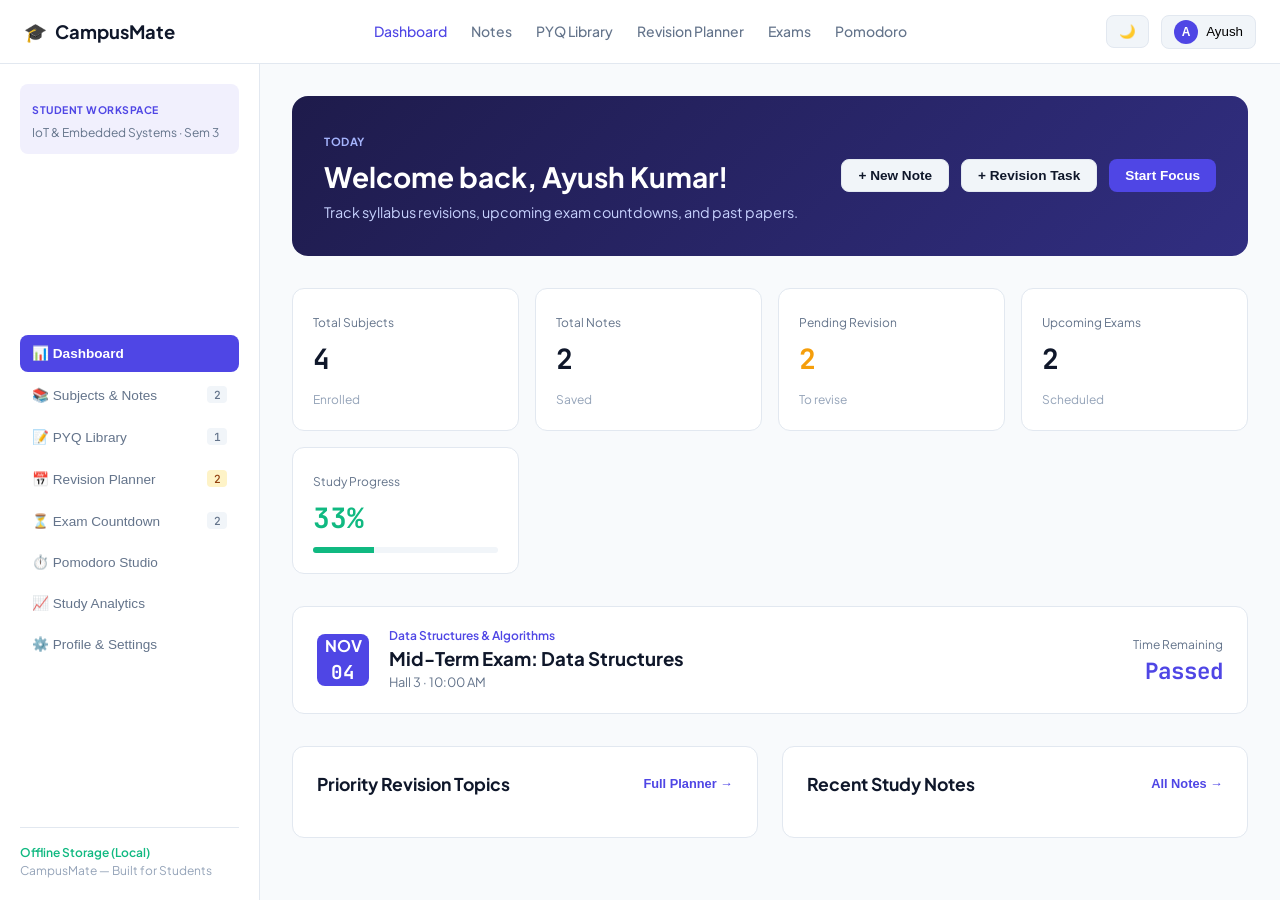
<file: CampusMate/index.html>
<!DOCTYPE html>
<html lang="en">
<head>
  <meta charset="UTF-8">
  <meta name="viewport" content="width=device-width, initial-scale=1.0">
  <title>CampusMate — AI-Powered Smart Student Study Hub</title>
  <meta name="description" content="CampusMate is an all-in-one student productivity hub with notes management, past questions, rule-based revision planner, exam countdown, and Pomodoro timer.">
  <link rel="stylesheet" href="style.css">
  <link rel="preconnect" href="https://fonts.googleapis.com">
  <link rel="preconnect" href="https://fonts.gstatic.com" crossorigin>
  <link href="https://fonts.googleapis.com/css2?family=Plus+Jakarta+Sans:wght@400;500;600;700&family=JetBrains+Mono:wght@400;500;600&display=swap" rel="stylesheet">
</head>
<body class="light-theme">
  <!-- Top Bar -->
  <header class="topbar">
    <div class="topbar-container">
      <div class="brand-zone">
        <button id="mobileMenuBtn" class="mobile-toggle" aria-label="Toggle Navigation">☰</button>
        <div class="brand-mark">
          <span class="brand-icon">🎓</span>
          <span class="brand-text">CampusMate</span>
        </div>
      </div>

      <nav class="nav-links">
        <a href="#dashboard" class="nav-link active" data-tab="dashboard">Dashboard</a>
        <a href="#notes" class="nav-link" data-tab="notes">Notes</a>
        <a href="#pyq" class="nav-link" data-tab="pyq">PYQ Library</a>
        <a href="#planner" class="nav-link" data-tab="planner">Revision Planner</a>
        <a href="#exams" class="nav-link" data-tab="exams">Exams</a>
        <a href="#pomodoro" class="nav-link" data-tab="pomodoro">Pomodoro</a>
      </nav>

      <div class="action-zone">
        <button id="themeToggleBtn" class="theme-toggle" aria-label="Toggle Dark Mode">🌙</button>
        <button id="quickProfileBtn" class="profile-badge">
          <span class="profile-avatar" id="topAvatar">A</span>
          <span class="profile-name" id="topName">Ayush</span>
        </button>
      </div>
    </div>
  </header>

  <!-- App Layout -->
  <div class="app-layout">
    <!-- Sidebar -->
    <aside class="sidebar" id="sidebar">
      <div class="sidebar-kicker">
        <span class="kicker-badge">STUDENT WORKSPACE</span>
        <div class="kicker-sub" id="sidebarDegree">IoT & Embedded Systems · Sem 3</div>
      </div>

      <nav class="sidebar-nav">
        <button class="side-btn active" data-tab="dashboard">
          <span>📊 Dashboard</span>
        </button>
        <button class="side-btn" data-tab="notes">
          <span>📚 Subjects & Notes</span>
          <span class="badge" id="badgeNotesCount">0</span>
        </button>
        <button class="side-btn" data-tab="pyq">
          <span>📝 PYQ Library</span>
          <span class="badge" id="badgePyqCount">0</span>
        </button>
        <button class="side-btn" data-tab="planner">
          <span>📅 Revision Planner</span>
          <span class="badge pending-badge" id="badgePendingCount">0</span>
        </button>
        <button class="side-btn" data-tab="exams">
          <span>⏳ Exam Countdown</span>
          <span class="badge" id="badgeExamsCount">0</span>
        </button>
        <button class="side-btn" data-tab="pomodoro">
          <span>⏱️ Pomodoro Studio</span>
        </button>
        <button class="side-btn" data-tab="analytics">
          <span>📈 Study Analytics</span>
        </button>
        <button class="side-btn" data-tab="settings">
          <span>⚙️ Profile & Settings</span>
        </button>
      </nav>

      <div class="sidebar-footer">
        <div class="storage-tag">Offline Storage (Local)</div>
        <p class="footer-credit">CampusMate — Built for Students</p>
      </div>
    </aside>

    <!-- Main Content Canvas -->
    <main class="main-viewport">
      <!-- Section: Dashboard -->
      <section id="section-dashboard" class="tab-section active">
        <div class="welcome-card">
          <div class="welcome-left">
            <span class="welcome-kicker" id="dashGreetingDate">TODAY</span>
            <h1 id="dashGreetingName">Welcome back, Student!</h1>
            <p id="dashGreetingSub">Track syllabus revisions, upcoming exam countdowns, and past papers.</p>
          </div>
          <div class="welcome-actions">
            <button class="btn btn-secondary" id="dashNewNoteBtn">+ New Note</button>
            <button class="btn btn-secondary" id="dashNewTaskBtn">+ Revision Task</button>
            <button class="btn btn-primary" id="dashStartTimerBtn">Start Focus</button>
          </div>
        </div>

        <!-- Metric Cards -->
        <div class="metric-grid">
          <div class="metric-card" data-tab-nav="notes">
            <span class="metric-label">Total Subjects</span>
            <div class="metric-val" id="kpiSubjects">0</div>
            <span class="metric-hint">Enrolled</span>
          </div>
          <div class="metric-card" data-tab-nav="notes">
            <span class="metric-label">Total Notes</span>
            <div class="metric-val" id="kpiNotes">0</div>
            <span class="metric-hint">Saved</span>
          </div>
          <div class="metric-card" data-tab-nav="planner">
            <span class="metric-label">Pending Revision</span>
            <div class="metric-val warning" id="kpiPending">0</div>
            <span class="metric-hint">To revise</span>
          </div>
          <div class="metric-card" data-tab-nav="exams">
            <span class="metric-label">Upcoming Exams</span>
            <div class="metric-val" id="kpiExams">0</div>
            <span class="metric-hint">Scheduled</span>
          </div>
          <div class="metric-card" data-tab-nav="analytics">
            <span class="metric-label">Study Progress</span>
            <div class="metric-val success" id="kpiProgress">0%</div>
            <div class="progress-bar-wrap">
              <div class="progress-bar-fill" id="kpiProgressFill" style="width: 0%"></div>
            </div>
          </div>
        </div>

        <!-- Exam Countdown Banner -->
        <div class="exam-hero-banner" id="dashExamHero">
          <div class="hero-left">
            <div class="hero-date-block">
              <span id="heroExamMonth">NOV</span>
              <span id="heroExamDay" class="day-num">04</span>
            </div>
            <div>
              <div class="hero-tag" id="heroExamSubject">Subject</div>
              <h3 id="heroExamTitle">Upcoming Exam Target</h3>
              <p class="hero-meta" id="heroExamVenue">Venue & Time</p>
            </div>
          </div>
          <div class="hero-right">
            <span class="hero-countdown-label">Time Remaining</span>
            <div class="hero-countdown-value" id="heroExamDaysLeft">0 Days Left</div>
          </div>
        </div>

        <!-- 2-Column Split: Priority Tasks & Recent Notes -->
        <div class="split-grid">
          <div class="panel">
            <div class="panel-header">
              <h2>Priority Revision Topics</h2>
              <button class="text-btn" data-tab-nav="planner">Full Planner →</button>
            </div>
            <div id="dashTodayTasksList" class="item-list"></div>
          </div>

          <div class="panel">
            <div class="panel-header">
              <h2>Recent Study Notes</h2>
              <button class="text-btn" data-tab-nav="notes">All Notes →</button>
            </div>
            <div id="dashRecentNotesList" class="item-list"></div>
          </div>
        </div>
      </section>

      <!-- Section: Notes & Subjects -->
      <section id="section-notes" class="tab-section">
        <div class="section-header">
          <div>
            <h1>Subjects & Study Notes</h1>
            <p>Organize academic concepts, search keywords, and export plain-text summaries.</p>
          </div>
          <div class="header-btns">
            <button class="btn btn-secondary" id="openManageSubjectsBtn">Manage Subjects</button>
            <button class="btn btn-primary" id="openAddNoteBtn">+ New Note</button>
          </div>
        </div>

        <div class="filter-strip" id="subjectFilterStrip"></div>

        <div class="search-bar-row">
          <input type="text" id="notesSearchInput" class="input" placeholder="Search notes by title, topic, or content...">
          <button class="btn btn-filter" id="filterFavsBtn">⭐ Favorites</button>
        </div>

        <div class="notes-grid" id="notesContainer"></div>
      </section>

      <!-- Section: PYQ Library -->
      <section id="section-pyq" class="tab-section">
        <div class="section-header">
          <div>
            <h1>Previous-Year Questions (PYQ)</h1>
            <p>University exam questions organized by subject, unit, year, and model answers.</p>
          </div>
          <button class="btn btn-primary" id="openAddPyqBtn">+ Add Question</button>
        </div>

        <div class="pyq-filters">
          <input type="text" id="pyqSearchInput" class="input" placeholder="Search questions by concept or keyword...">
          <div class="filter-row">
            <select id="pyqSubjectFilter" class="input"></select>
            <select id="pyqUnitFilter" class="input">
              <option value="all">All Units</option>
              <option value="Unit 1">Unit 1</option>
              <option value="Unit 2">Unit 2</option>
              <option value="Unit 3">Unit 3</option>
              <option value="Unit 4">Unit 4</option>
              <option value="Unit 5">Unit 5</option>
            </select>
            <select id="pyqYearFilter" class="input">
              <option value="all">All Years</option>
              <option value="2024">2024</option>
              <option value="2023">2023</option>
              <option value="2022">2022</option>
              <option value="2021">2021</option>
            </select>
            <button class="btn btn-filter" id="pyqImportantBtn">⭐ High Weightage</button>
          </div>
        </div>

        <div class="pyq-list" id="pyqContainer"></div>
      </section>

      <!-- Section: Revision Planner -->
      <section id="section-planner" class="tab-section">
        <div class="section-header">
          <div>
            <h1>Smart Revision Planner</h1>
            <p>Rule-based weighted scheduling with automated urgency detection.</p>
          </div>
          <button class="btn btn-primary" id="openAddTaskBtn">+ Add Topic</button>
        </div>

        <div class="progress-panel">
          <div class="progress-title-row">
            <span>Overall Syllabus Revision Progress</span>
            <span id="plannerProgressPct">0%</span>
          </div>
          <div class="progress-bar-wrap">
            <div class="progress-bar-fill" id="plannerProgressBar" style="width: 0%"></div>
          </div>
        </div>

        <div class="filter-row planner-filters">
          <div class="btn-group">
            <button class="btn-sub active" data-task-filter="all">All</button>
            <button class="btn-sub" data-task-filter="pending">Pending</button>
            <button class="btn-sub" data-task-filter="overdue">Overdue</button>
            <button class="btn-sub" data-task-filter="completed">Done</button>
          </div>
          <select id="plannerSubjectFilter" class="input"></select>
        </div>

        <div class="task-list" id="plannerTasksContainer"></div>
      </section>

      <!-- Section: Exam Countdown -->
      <section id="section-exams" class="tab-section">
        <div class="section-header">
          <div>
            <h1>Exam Countdown & Schedule</h1>
            <p>Track mid-terms, final exams, target dates, and venues.</p>
          </div>
          <button class="btn btn-primary" id="openAddExamBtn">+ Schedule Exam</button>
        </div>

        <div class="exams-grid" id="examsContainer"></div>
      </section>

      <!-- Section: Pomodoro Timer -->
      <section id="section-pomodoro" class="tab-section">
        <div class="section-header">
          <div>
            <h1>Pomodoro Focus Studio</h1>
            <p>Timed study intervals with native Web Audio chime and session counters.</p>
          </div>
        </div>

        <div class="pomodoro-box">
          <div class="mode-tabs">
            <button class="mode-tab active" data-mode="focus">Focus (25m)</button>
            <button class="mode-tab" data-mode="shortBreak">Short Break (5m)</button>
            <button class="mode-tab" data-mode="longBreak">Long Break (15m)</button>
          </div>

          <div class="timer-display" id="timerDigital">25:00</div>
          <div class="timer-sub" id="timerStatusLabel">Ready to Study</div>

          <div class="timer-actions">
            <button class="btn btn-icon" id="timerResetBtn" title="Reset">↺</button>
            <button class="btn btn-primary btn-large" id="timerToggleBtn">Start Focus</button>
            <button class="btn btn-icon" id="timerSoundBtn" title="Toggle Sound">🔊</button>
          </div>

          <div class="task-binding">
            <label>Linked Revision Topic</label>
            <select id="timerTaskSelect" class="input"></select>
          </div>
        </div>

        <div class="stat-row">
          <div class="stat-box">
            <span class="label">Sessions Completed</span>
            <div class="num" id="pomoCount">0</div>
          </div>
          <div class="stat-box">
            <span class="label">Total Focused Time</span>
            <div class="num" id="pomoHours">0 hrs</div>
          </div>
        </div>
      </section>

      <!-- Section: Study Analytics -->
      <section id="section-analytics" class="tab-section">
        <div class="section-header">
          <div>
            <h1>Study Analytics</h1>
            <p>Grounded strictly in actual stored student activity and tasks.</p>
          </div>
        </div>

        <div class="metric-grid">
          <div class="metric-card">
            <span class="metric-label">Completed Tasks</span>
            <div class="metric-val success" id="analyticsCompleted">0</div>
          </div>
          <div class="metric-card">
            <span class="metric-label">Pending Tasks</span>
            <div class="metric-val warning" id="analyticsPending">0</div>
          </div>
          <div class="metric-card">
            <span class="metric-label">Overdue Tasks</span>
            <div class="metric-val danger" id="analyticsOverdue">0</div>
          </div>
          <div class="metric-card">
            <span class="metric-label">Completion Rate</span>
            <div class="metric-val" id="analyticsRate">0%</div>
          </div>
        </div>

        <div class="panel">
          <h2>Subject Syllabus Coverage</h2>
          <div id="analyticsSubjectBars" class="subject-bars-list"></div>
        </div>
      </section>

      <!-- Section: Profile & Settings -->
      <section id="section-settings" class="tab-section">
        <div class="section-header">
          <div>
            <h1>Student Profile & Storage Settings</h1>
            <p>Manage local data backup, restore demo records, and update profile.</p>
          </div>
        </div>

        <div class="panel">
          <h2>Academic Profile</h2>
          <form id="profileForm" class="form-grid">
            <div class="form-group">
              <label>Full Name</label>
              <input type="text" id="profName" class="input" required>
            </div>
            <div class="form-group">
              <label>College / University</label>
              <input type="text" id="profCollege" class="input">
            </div>
            <div class="form-group">
              <label>Current Semester</label>
              <select id="profSemester" class="input">
                <option value="Semester 1">Semester 1</option>
                <option value="Semester 2">Semester 2</option>
                <option value="Semester 3">Semester 3</option>
                <option value="Semester 4">Semester 4</option>
                <option value="Semester 5">Semester 5</option>
                <option value="Semester 6">Semester 6</option>
                <option value="Semester 7">Semester 7</option>
                <option value="Semester 8">Semester 8</option>
              </select>
            </div>
            <div class="form-group">
              <label>Branch / Major</label>
              <input type="text" id="profBranch" class="input">
            </div>
            <div class="form-group col-span-2">
              <button type="submit" class="btn btn-primary">Save Profile</button>
            </div>
          </form>
        </div>

        <div class="panel">
          <h2>Data Portability & Backup</h2>
          <p class="panel-sub">Download your notes and tasks as a JSON file, or restore a previous backup.</p>
          <div class="btn-row">
            <button class="btn btn-secondary" id="exportBackupBtn">📥 Export JSON Backup</button>
            <label class="btn btn-secondary">
              📤 Import JSON Backup
              <input type="file" id="importBackupInput" accept=".json" style="display:none;">
            </label>
          </div>
        </div>

        <div class="panel danger-panel">
          <h2>Reset Data</h2>
          <p class="panel-sub">Restore default university sample records or wipe local storage.</p>
          <div class="btn-row">
            <button class="btn btn-secondary" id="resetDemoDataBtn">Reset Demo Data</button>
            <button class="btn btn-danger" id="wipeAllDataBtn">Erase All Data</button>
          </div>
        </div>
      </section>
    </main>
  </div>

  <!-- Note Reader Modal -->
  <div class="modal-backdrop" id="noteReaderModal">
    <div class="modal-content modal-large">
      <div class="modal-header">
        <div>
          <span class="modal-tag" id="readerSubjectTag">Subject</span>
          <h2 id="readerTitle">Note Title</h2>
        </div>
        <div class="header-actions">
          <button class="btn btn-secondary btn-sm" id="readerDownloadBtn">Download .txt</button>
          <button class="close-btn" id="closeReaderBtn">✕</button>
        </div>
      </div>
      <div class="modal-body" id="readerBody"></div>
    </div>
  </div>

  <!-- Toast Notification Container -->
  <div class="toast-container" id="toastContainer"></div>

  <script src="script.js"></script>
</body>
</html>
</file>
<file: CampusMate/style.css>
/* CampusMate — High-Performance Student Productivity Stylesheet */
:root {
  --font-sans: 'Plus Jakarta Sans', system-ui, -apple-system, sans-serif;
  --font-mono: 'JetBrains Mono', monospace;

  --bg-canvas: #f8fafc;
  --bg-surface: #ffffff;
  --bg-subtle: #f1f5f9;
  --border-color: #e2e8f0;
  --border-focus: #6366f1;

  --text-main: #0f172a;
  --text-muted: #64748b;
  --text-subtle: #94a3b8;

  --primary: #4f46e5;
  --primary-hover: #4338ca;
  --accent-violet: #7c3aed;
  --accent-sky: #0284c7;
  --accent-emerald: #10b981;
  --accent-amber: #f59e0b;
  --accent-rose: #ef4444;

  --radius-lg: 16px;
  --radius-md: 12px;
  --radius-sm: 8px;
  --shadow-sm: 0 1px 3px rgba(0, 0, 0, 0.05);
  --shadow-md: 0 4px 6px -1px rgba(0, 0, 0, 0.07);
}

body.dark-theme {
  --bg-canvas: #090d16;
  --bg-surface: #111827;
  --bg-subtle: #1f2937;
  --border-color: #374151;
  --text-main: #f8fafc;
  --text-muted: #94a3b8;
  --text-subtle: #64748b;
}

* {
  box-sizing: border-box;
  margin: 0;
  padding: 0;
}

body {
  font-family: var(--font-sans);
  background: var(--bg-canvas);
  color: var(--text-main);
  line-height: 1.5;
  -webkit-font-smoothing: antialiased;
}

/* Header */
.topbar {
  position: sticky;
  top: 0;
  z-index: 40;
  background: var(--bg-surface);
  border-bottom: 1px solid var(--border-color);
  height: 64px;
}
.topbar-container {
  max-width: 1400px;
  margin: 0 auto;
  padding: 0 1.5rem;
  height: 100%;
  display: flex;
  align-items: center;
  justify-content: space-between;
  gap: 2rem;
}
.brand-zone {
  display: flex;
  align-items: center;
  gap: 1rem;
}
.mobile-toggle {
  display: none;
  background: none;
  border: none;
  font-size: 1.25rem;
  color: var(--text-main);
  cursor: pointer;
}
.brand-mark {
  display: flex;
  align-items: center;
  gap: 0.5rem;
  font-weight: 700;
  font-size: 1.15rem;
  color: var(--text-main);
}
.nav-links {
  display: flex;
  align-items: center;
  gap: 1.5rem;
}
.nav-link {
  color: var(--text-muted);
  text-decoration: none;
  font-size: 0.875rem;
  font-weight: 500;
  transition: color 0.15s;
}
.nav-link.active, .nav-link:hover {
  color: var(--primary);
}
.action-zone {
  display: flex;
  align-items: center;
  gap: 0.75rem;
}
.theme-toggle {
  background: var(--bg-subtle);
  border: 1px solid var(--border-color);
  padding: 0.5rem 0.75rem;
  border-radius: var(--radius-sm);
  cursor: pointer;
}
.profile-badge {
  display: flex;
  align-items: center;
  gap: 0.5rem;
  padding: 0.25rem 0.75rem;
  background: var(--bg-subtle);
  border: 1px solid var(--border-color);
  border-radius: var(--radius-sm);
  cursor: pointer;
}
.profile-avatar {
  width: 24px;
  height: 24px;
  border-radius: 50%;
  background: var(--primary);
  color: white;
  display: flex;
  align-items: center;
  justify-content: center;
  font-size: 0.75rem;
  font-weight: bold;
}

/* App Layout */
.app-layout {
  display: flex;
  max-width: 1400px;
  margin: 0 auto;
}
.sidebar {
  width: 260px;
  shrink: 0;
  background: var(--bg-surface);
  border-right: 1px solid var(--border-color);
  min-height: calc(100vh - 64px);
  padding: 1.25rem;
  display: flex;
  flex-direction: column;
  justify-content: space-between;
}
.sidebar-kicker {
  padding: 0.75rem;
  background: rgba(79, 70, 229, 0.08);
  border-radius: var(--radius-sm);
  margin-bottom: 1rem;
}
.kicker-badge {
  font-size: 0.65rem;
  font-weight: 700;
  color: var(--primary);
  letter-spacing: 0.05em;
}
.kicker-sub {
  font-size: 0.75rem;
  color: var(--text-muted);
  margin-top: 0.25rem;
}
.sidebar-nav {
  display: flex;
  flex-direction: column;
  gap: 0.25rem;
}
.side-btn {
  width: 100%;
  display: flex;
  align-items: center;
  justify-content: space-between;
  padding: 0.65rem 0.75rem;
  background: none;
  border: none;
  border-radius: var(--radius-sm);
  color: var(--text-muted);
  font-size: 0.85rem;
  font-weight: 500;
  cursor: pointer;
  text-align: left;
}
.side-btn:hover {
  background: var(--bg-subtle);
  color: var(--text-main);
}
.side-btn.active {
  background: var(--primary);
  color: white;
  font-weight: 600;
}
.badge {
  font-size: 0.7rem;
  padding: 0.1rem 0.4rem;
  border-radius: 4px;
  background: var(--bg-subtle);
  color: var(--text-muted);
  font-family: var(--font-mono);
}
.pending-badge {
  background: #fef3c7;
  color: #92400e;
}
.sidebar-footer {
  padding-top: 1rem;
  border-top: 1px solid var(--border-color);
  font-size: 0.75rem;
  color: var(--text-subtle);
}
.storage-tag {
  color: var(--accent-emerald);
  font-weight: 600;
}

/* Main Viewport */
.main-viewport {
  flex: 1;
  padding: 2rem;
  overflow-y: auto;
}
.tab-section {
  display: none;
}
.tab-section.active {
  display: block;
}

/* Common UI Elements */
.welcome-card {
  background: linear-gradient(135deg, #1e1b4b 0%, #312e81 100%);
  color: white;
  padding: 2rem;
  border-radius: var(--radius-lg);
  display: flex;
  justify-content: space-between;
  align-items: center;
  gap: 1.5rem;
  margin-bottom: 2rem;
}
.welcome-kicker {
  font-size: 0.7rem;
  font-weight: 700;
  letter-spacing: 0.05em;
  color: #a5b4fc;
}
.welcome-card h1 {
  font-size: 1.75rem;
  margin: 0.25rem 0;
}
.welcome-card p {
  color: #c7d2fe;
  font-size: 0.9rem;
}
.welcome-actions {
  display: flex;
  gap: 0.75rem;
}

.metric-grid {
  display: grid;
  grid-template-columns: repeat(auto-fit, minmax(180px, 1fr));
  gap: 1rem;
  margin-bottom: 2rem;
}
.metric-card {
  background: var(--bg-surface);
  border: 1px solid var(--border-color);
  border-radius: var(--radius-md);
  padding: 1.25rem;
  cursor: pointer;
}
.metric-label {
  font-size: 0.75rem;
  color: var(--text-muted);
}
.metric-val {
  font-size: 1.75rem;
  font-weight: 700;
  font-family: var(--font-mono);
  margin: 0.35rem 0;
}
.metric-val.warning { color: var(--accent-amber); }
.metric-val.success { color: var(--accent-emerald); }
.metric-val.danger { color: var(--accent-rose); }
.metric-hint {
  font-size: 0.75rem;
  color: var(--text-subtle);
}

.exam-hero-banner {
  background: var(--bg-surface);
  border: 1px solid var(--border-color);
  border-radius: var(--radius-md);
  padding: 1.25rem 1.5rem;
  display: flex;
  justify-content: space-between;
  align-items: center;
  margin-bottom: 2rem;
}
.hero-left {
  display: flex;
  align-items: center;
  gap: 1.25rem;
}
.hero-date-block {
  width: 52px;
  height: 52px;
  border-radius: var(--radius-sm);
  background: var(--primary);
  color: white;
  display: flex;
  flex-direction: column;
  align-items: center;
  justify-content: center;
  font-weight: bold;
}
.day-num {
  font-size: 1.2rem;
  font-family: var(--font-mono);
}
.hero-tag {
  font-size: 0.75rem;
  color: var(--primary);
  font-weight: 600;
}
.hero-meta {
  font-size: 0.8rem;
  color: var(--text-muted);
}
.hero-right {
  text-align: right;
}
.hero-countdown-label {
  font-size: 0.75rem;
  color: var(--text-muted);
}
.hero-countdown-value {
  font-size: 1.4rem;
  font-weight: 700;
  font-family: var(--font-mono);
  color: var(--primary);
}

.split-grid {
  display: grid;
  grid-template-columns: 1fr 1fr;
  gap: 1.5rem;
}
.panel {
  background: var(--bg-surface);
  border: 1px solid var(--border-color);
  border-radius: var(--radius-md);
  padding: 1.5rem;
  margin-bottom: 1.5rem;
}
.panel-header {
  display: flex;
  justify-content: space-between;
  align-items: center;
  margin-bottom: 1rem;
}
.panel h2 {
  font-size: 1.1rem;
}
.panel-sub {
  font-size: 0.85rem;
  color: var(--text-muted);
  margin-bottom: 1rem;
}

.item-list {
  display: flex;
  flex-direction: column;
  gap: 0.75rem;
}
.list-item {
  padding: 0.75rem;
  border: 1px solid var(--border-color);
  border-radius: var(--radius-sm);
  background: var(--bg-canvas);
  display: flex;
  align-items: center;
  justify-content: space-between;
}

/* Buttons & Inputs */
.btn {
  padding: 0.5rem 1rem;
  border-radius: var(--radius-sm);
  font-size: 0.85rem;
  font-weight: 600;
  border: none;
  cursor: pointer;
  transition: all 0.15s;
}
.btn-primary {
  background: var(--primary);
  color: white;
}
.btn-primary:hover {
  background: var(--primary-hover);
}
.btn-secondary {
  background: var(--bg-subtle);
  border: 1px solid var(--border-color);
  color: var(--text-main);
}
.btn-danger {
  background: var(--accent-rose);
  color: white;
}
.text-btn {
  background: none;
  border: none;
  color: var(--primary);
  font-weight: 600;
  font-size: 0.8rem;
  cursor: pointer;
}

.input {
  width: 100%;
  padding: 0.6rem 0.85rem;
  border: 1px solid var(--border-color);
  border-radius: var(--radius-sm);
  background: var(--bg-surface);
  color: var(--text-main);
  font-family: var(--font-sans);
  font-size: 0.85rem;
}
.input:focus {
  outline: none;
  border-color: var(--border-focus);
}

.progress-bar-wrap {
  width: 100%;
  height: 6px;
  background: var(--bg-subtle);
  border-radius: 9999px;
  overflow: hidden;
  margin-top: 0.5rem;
}
.progress-bar-fill {
  height: 100%;
  background: var(--accent-emerald);
}

/* Pomodoro Studio */
.pomodoro-box {
  background: var(--bg-surface);
  border: 1px solid var(--border-color);
  border-radius: var(--radius-lg);
  padding: 2.5rem;
  text-align: center;
  max-width: 500px;
  margin: 0 auto 2rem;
}
.mode-tabs {
  display: inline-flex;
  background: var(--bg-subtle);
  padding: 0.25rem;
  border-radius: var(--radius-md);
  gap: 0.25rem;
}
.mode-tab {
  padding: 0.4rem 0.85rem;
  border: none;
  background: none;
  font-size: 0.8rem;
  font-weight: 600;
  border-radius: var(--radius-sm);
  cursor: pointer;
  color: var(--text-muted);
}
.mode-tab.active {
  background: var(--primary);
  color: white;
}
.timer-display {
  font-size: 4rem;
  font-weight: 800;
  font-family: var(--font-mono);
  margin: 1.5rem 0 0.5rem;
}
.timer-sub {
  font-size: 0.85rem;
  color: var(--text-muted);
  margin-bottom: 1.5rem;
}
.timer-actions {
  display: flex;
  align-items: center;
  justify-content: center;
  gap: 1rem;
}
.btn-large {
  padding: 0.75rem 2rem;
  font-size: 1rem;
}
.task-binding {
  margin-top: 2rem;
  padding-top: 1rem;
  border-top: 1px solid var(--border-color);
  text-align: left;
}
.task-binding label {
  display: block;
  font-size: 0.75rem;
  color: var(--text-muted);
  margin-bottom: 0.25rem;
}

/* Modals */
.modal-backdrop {
  display: none;
  position: fixed;
  inset: 0;
  background: rgba(15, 23, 42, 0.6);
  backdrop-filter: blur(4px);
  z-index: 100;
  align-items: center;
  justify-content: center;
  padding: 1rem;
}
.modal-backdrop.active {
  display: flex;
}
.modal-content {
  background: var(--bg-surface);
  border: 1px solid var(--border-color);
  border-radius: var(--radius-lg);
  max-width: 600px;
  width: 100%;
  max-height: 85vh;
  overflow-y: auto;
  box-shadow: 0 20px 25px -5px rgba(0, 0, 0, 0.2);
}
.modal-large {
  max-width: 800px;
}
.modal-header {
  padding: 1.25rem 1.5rem;
  border-bottom: 1px solid var(--border-color);
  display: flex;
  justify-content: space-between;
  align-items: center;
}
.close-btn {
  background: none;
  border: none;
  font-size: 1.25rem;
  cursor: pointer;
  color: var(--text-muted);
}
.modal-body {
  padding: 1.5rem;
}

/* Toast */
.toast-container {
  position: fixed;
  bottom: 1.5rem;
  right: 1.5rem;
  z-index: 1000;
  display: flex;
  flex-direction: column;
  gap: 0.5rem;
}
.toast {
  background: var(--bg-surface);
  border: 1px solid var(--border-color);
  border-left: 4px solid var(--primary);
  padding: 0.75rem 1rem;
  border-radius: var(--radius-sm);
  font-size: 0.85rem;
  box-shadow: var(--shadow-md);
}

/* Responsive */
@media (max-width: 1024px) {
  .sidebar {
    display: none;
  }
  .mobile-toggle {
    display: block;
  }
  .split-grid {
    grid-template-columns: 1fr;
  }
}
</file>
